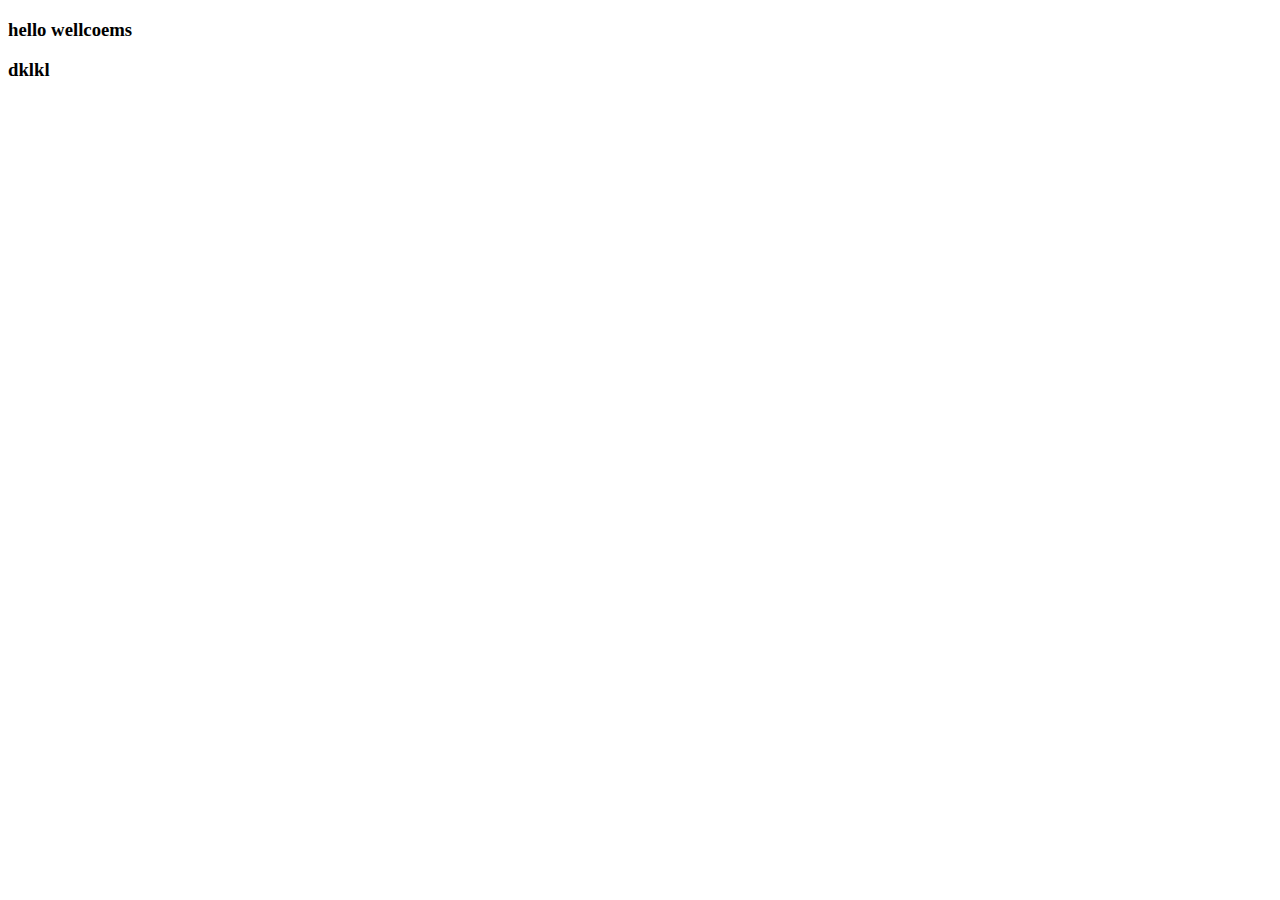
<file: mileston2/index.html>
<!DOCTYPE html>
<html lang="en">
<head>
    <meta charset="UTF-8">
    <meta name="viewport" content="width=device-width, initial-scale=1.0">
    <title>Document</title>
</head>
<body>
    <h3>hello wellcoems</h3>
    <h3>dklkl</h3>
</body>
</html>
</file>
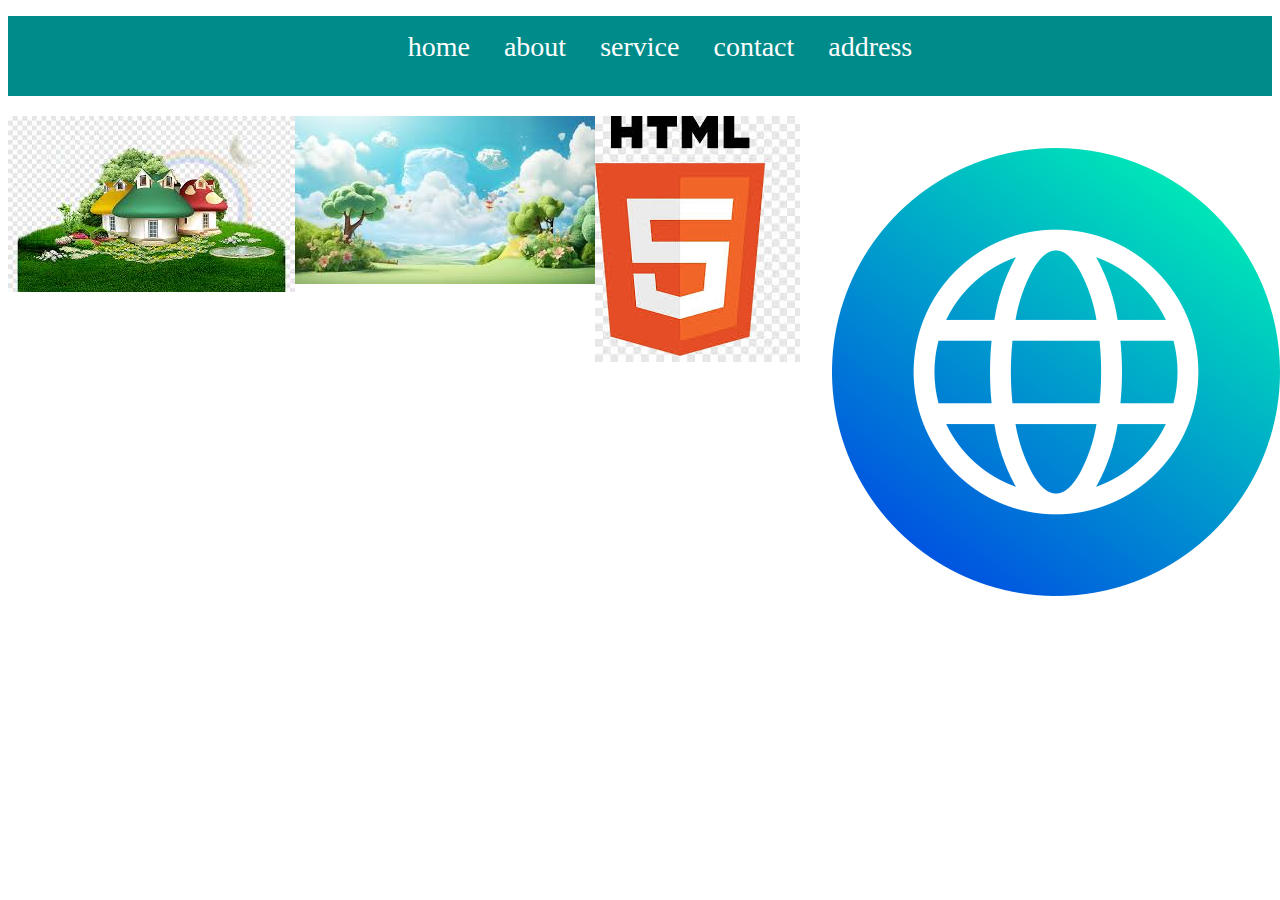
<file: mileston3/index.html>
<!DOCTYPE html>
<html lang="en">
<head>
    <meta charset="UTF-8">
    <meta name="viewport" content="width=device-width, initial-scale=1.0">
    <title>nwe- futur</title>
    <style>
        nav{
            background: darkcyan;
            width: 100%;
            height: 80px;
        }
        ul{
            list-style: none;
            text-align: center;
            align-content: center;
        }
        ul li{
            margin: 15px;
            display: inline-block;
        }
       li a{
        text-decoration: none;
        color: white;
        font-size: 28px;
       } 
       ul li:hover{
        background: tomato;
       }
       section{
        display: flex;
        margin-top: 20px;
        height: 200px;
       }
    </style>
</head>
<body>
<header>
    <nav>
        <ul>
            <li><a href="">home</a></li>
            <li><a href="">about</a></li>
            <li><a href="">service</a></li>
            <li><a href="">contact</a></li>
            <li><a href="">address</a></li>
        </ul>
    </nav>
    <section>
      <div class="child"><img src="/img/download (1).jpeg" alt=""></div>
      <div class="child"><img src="/img/download.jpeg" alt=""></div>
      <div class="child"><img src="/img/images.jpeg" alt=""></div>
      <div class="child"><img src="/img/scircle.png" alt=""></div>
    </section>
</header>
</body>
</html>
</file>
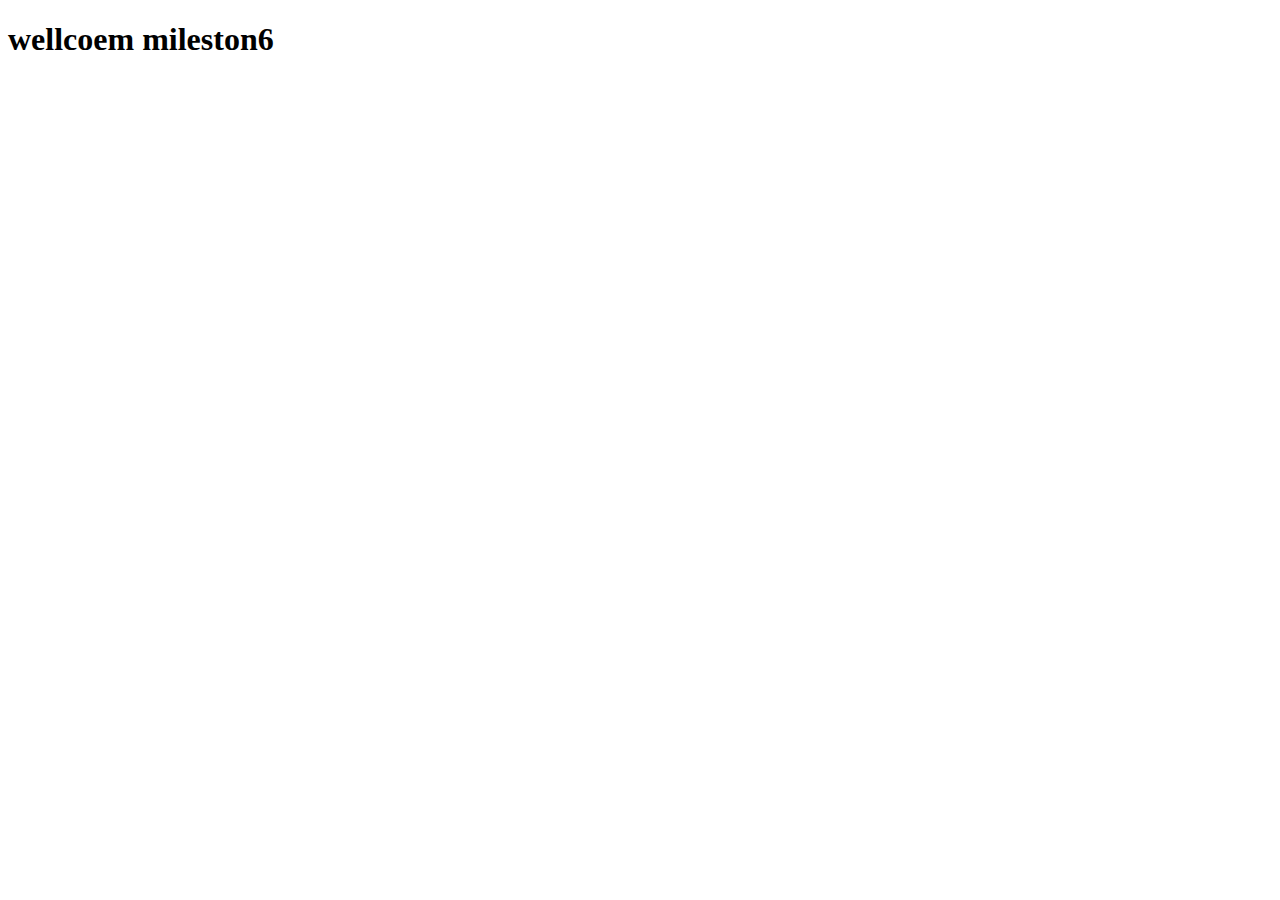
<file: mileston6/index.html>
<!DOCTYPE html>
<html lang="en">
<head>
    <meta charset="UTF-8">
    <meta name="viewport" content="width=device-width, initial-scale=1.0">
    <title>Document</title>
</head>
<body>
<h1>wellcoem mileston6</h1>
</body>
</html>
</file>
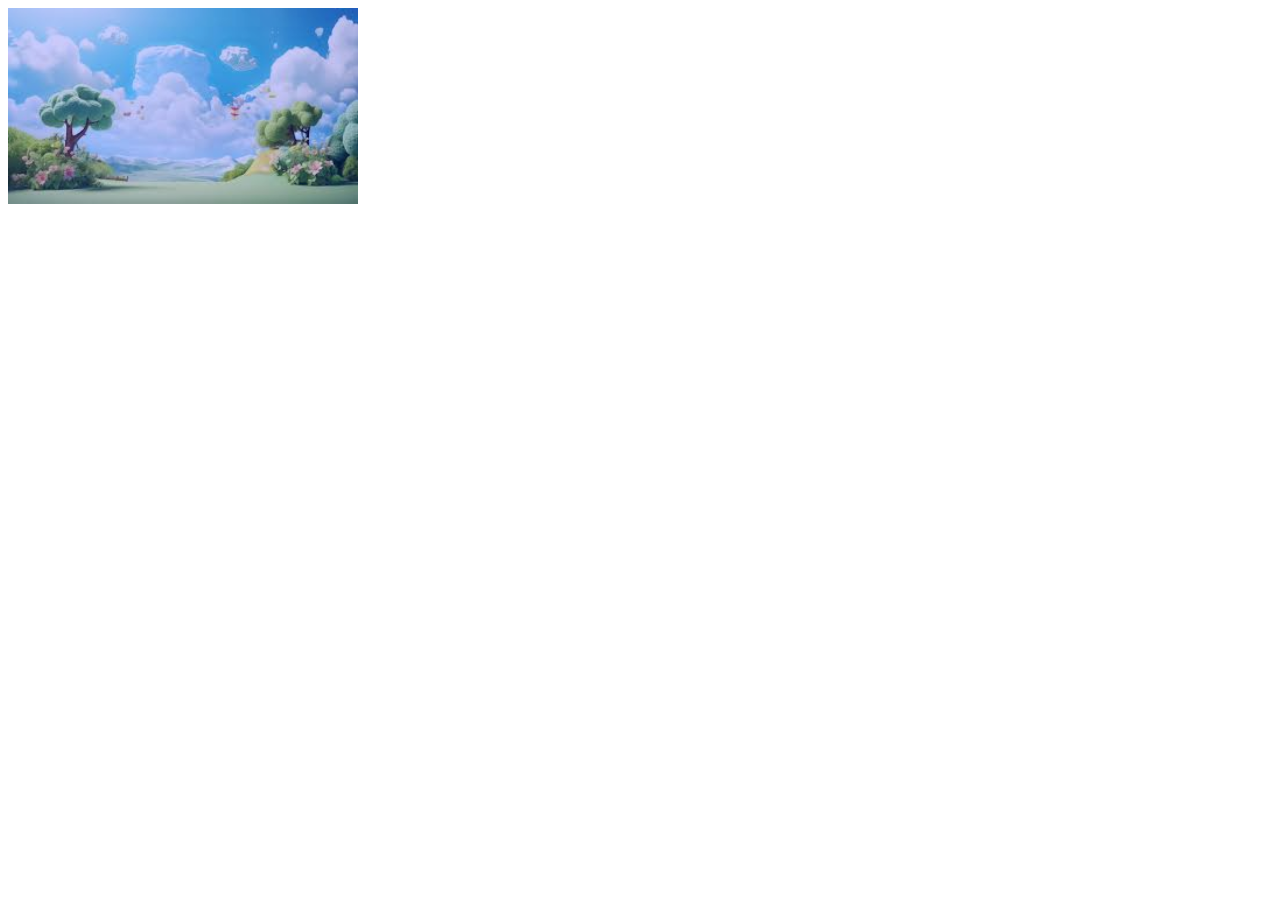
<file: hello.html>
<!DOCTYPE html>
<html lang="en">
<head>
    <meta charset="UTF-8">
    <meta name="viewport" content="width=device-width, initial-scale=1.0">
    <title>Document</title>
    <style>
        .parent{
            width: 350px;
            text-align: center;
            position: relative;
            overflow: hidden;
        }
        a{
            text-decoration: none;
            color: white;
            background: tomato;
            padding: 5px 10px;
            border-radius: 6px;
        }
        h2{
            font-size: 28px;
            color: antiquewhite;
        }
        img{
            display: block;
            width: 100%;
            height: 100%;
            z-index: 1;
            opacity: 0.8;
            transition: 0.8s;
        }
        .parent:hover img{
            transform: scale(1.2);
        }
        .inner-child{
            position: absolute;
            top: -500px;
            left: 0;
            height: 100%;
            display: block;
            z-index: 99;
            /* display: none; */
            transition: 1s;
    
        }
        .inner{
            contain: 'dfh';
            background: blue;
            position: absolute;
            width: 100%;
            height: 100%;
            top: 0;
           z-index: -1;
        }
        .parent:hover .inner-child{
            /* display: block; */
            top: 0;
        }
    </style>
</head>
<body>
    <div class="parent">
            <img src="img/download.jpeg" alt="">
         <div class="inner-child">   
        <h2>helo bangladesh</h2>
        <p>Lorem ipsum dolor sit amet consectetur adipisicing elit. Vel nostrum odit modi.</p>
        <a href="">subsciber</a></div>
       <div class="inner"></div>
    </div>
</body>
</html>
</file>
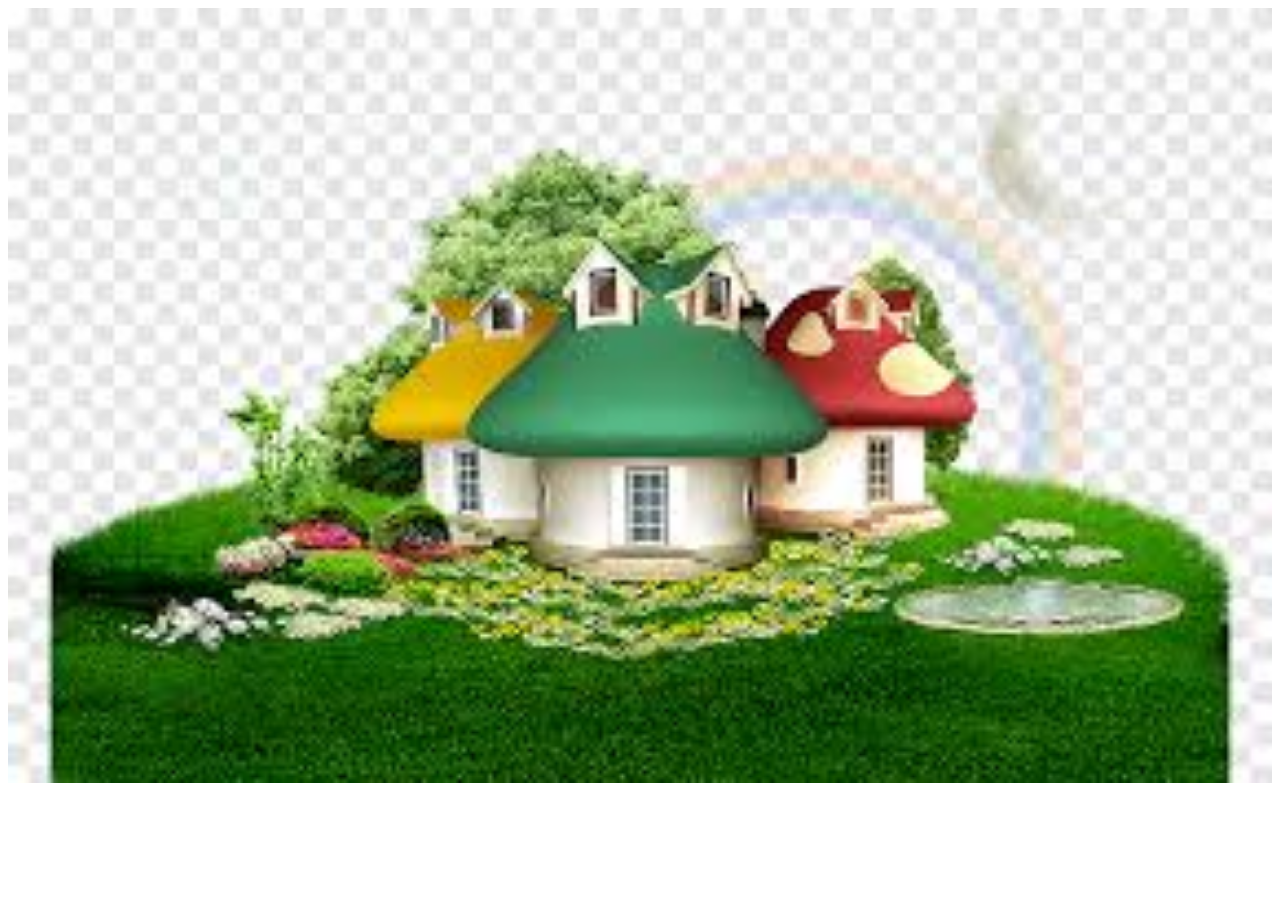
<file: home.html>
<!DOCTYPE html>
<html lang="en">
<head>
    <meta charset="UTF-8">
    <meta name="viewport" content="width=device-width, initial-scale=1.0">
    <title>Document</title>
</head>
<body>
<img src="img/download (1).jpeg" width="100%" height="100%" alt="">
</body>
</html>
</file>
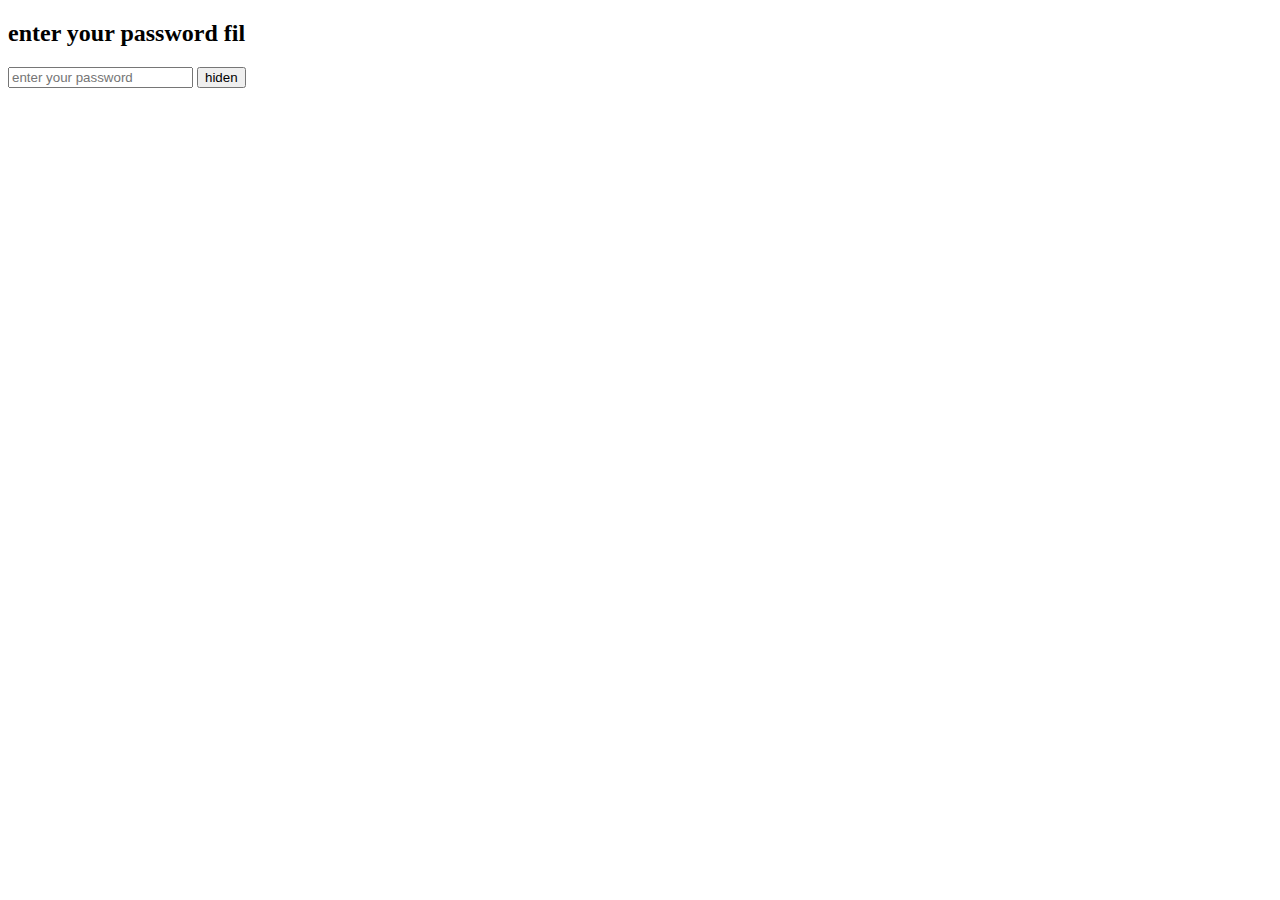
<file: mileston1/modul1.html>
<!DOCTYPE html>
<html lang="en">
<head>
  <meta charset="UTF-8">
  <meta name="viewport" content="width=device-width, initial-scale=1.0">
  <title>Document</title>
</head>
<body>
  <h2>enter your password fil</h2>
  <input type="password" id="about" placeholder="enter your password">
  
  <button onclick="showe()">hiden</button>
  <script>
    function showe(){
      var passFild=document.getElementById('about')
      const btn=event.target;
      if(passFild.type==='password'){
        passFild.type='text';

   btn.textContent = 'show';
     
      }
      else{
        passFild.type ='password'
      btn.textContent = 'show';
      }
    }
  </script>
</body>
</html>
</file>
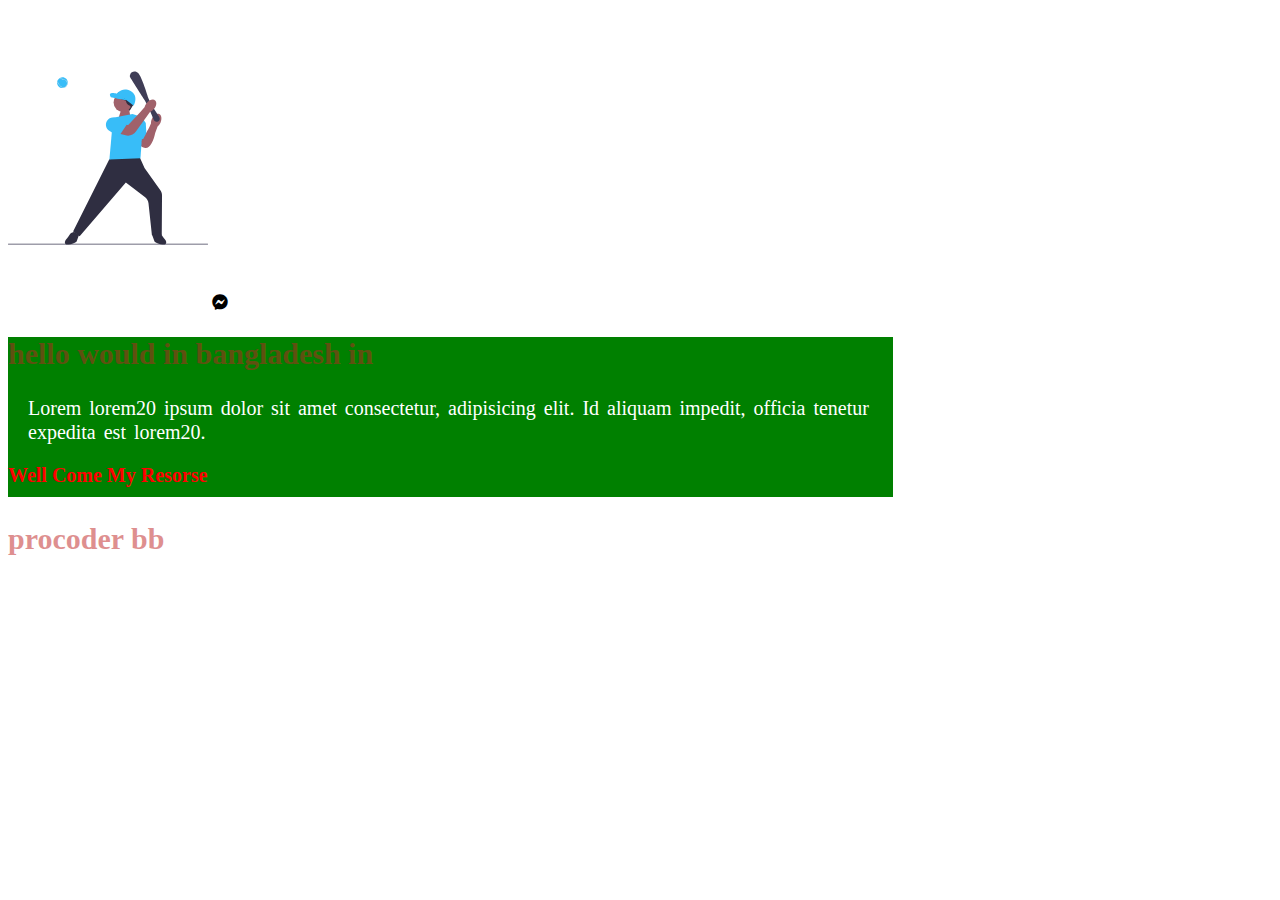
<file: mileston1/modul2.html>
<!DOCTYPE html>
<html lang="en">
<head>
  <meta charset="UTF-8">
  <meta name="viewport" content="width=device-width, initial-scale=1.0">
  <title>Document</title>
  <link rel="stylesheet" href="modul1.css">

<link rel="stylesheet" href="https://cdnjs.cloudflare.com/ajax/libs/font-awesome/6.7.2/css/all.min.css" integrity="sha512-Evv84Mr4kqVGRNSgIGL/F/aIDqQb7xQ2vcrdIwxfjThSH8CSR7PBEakCr51Ck+w+/U6swU2Im1vVX0SVk9ABhg==" crossorigin="anonymous" referrerpolicy="no-referrer" />



</head>

<body>

<img width="200px" height="300px" src="/img/home.svg" alt="">

<i class="fa-brands fa-facebook-messenger"></i>
<div class="coler">

  
  <h2>hello would in bangladesh in </h2>
  <p>Lorem lorem20 ipsum dolor sit amet consectetur, adipisicing elit. Id aliquam impedit, officia tenetur expedita est lorem20.</p>
  <h3>well come my resorse</h3>
</div>

<h2 class="pro">procoder bb</h2>
</body>
</html>
</file>
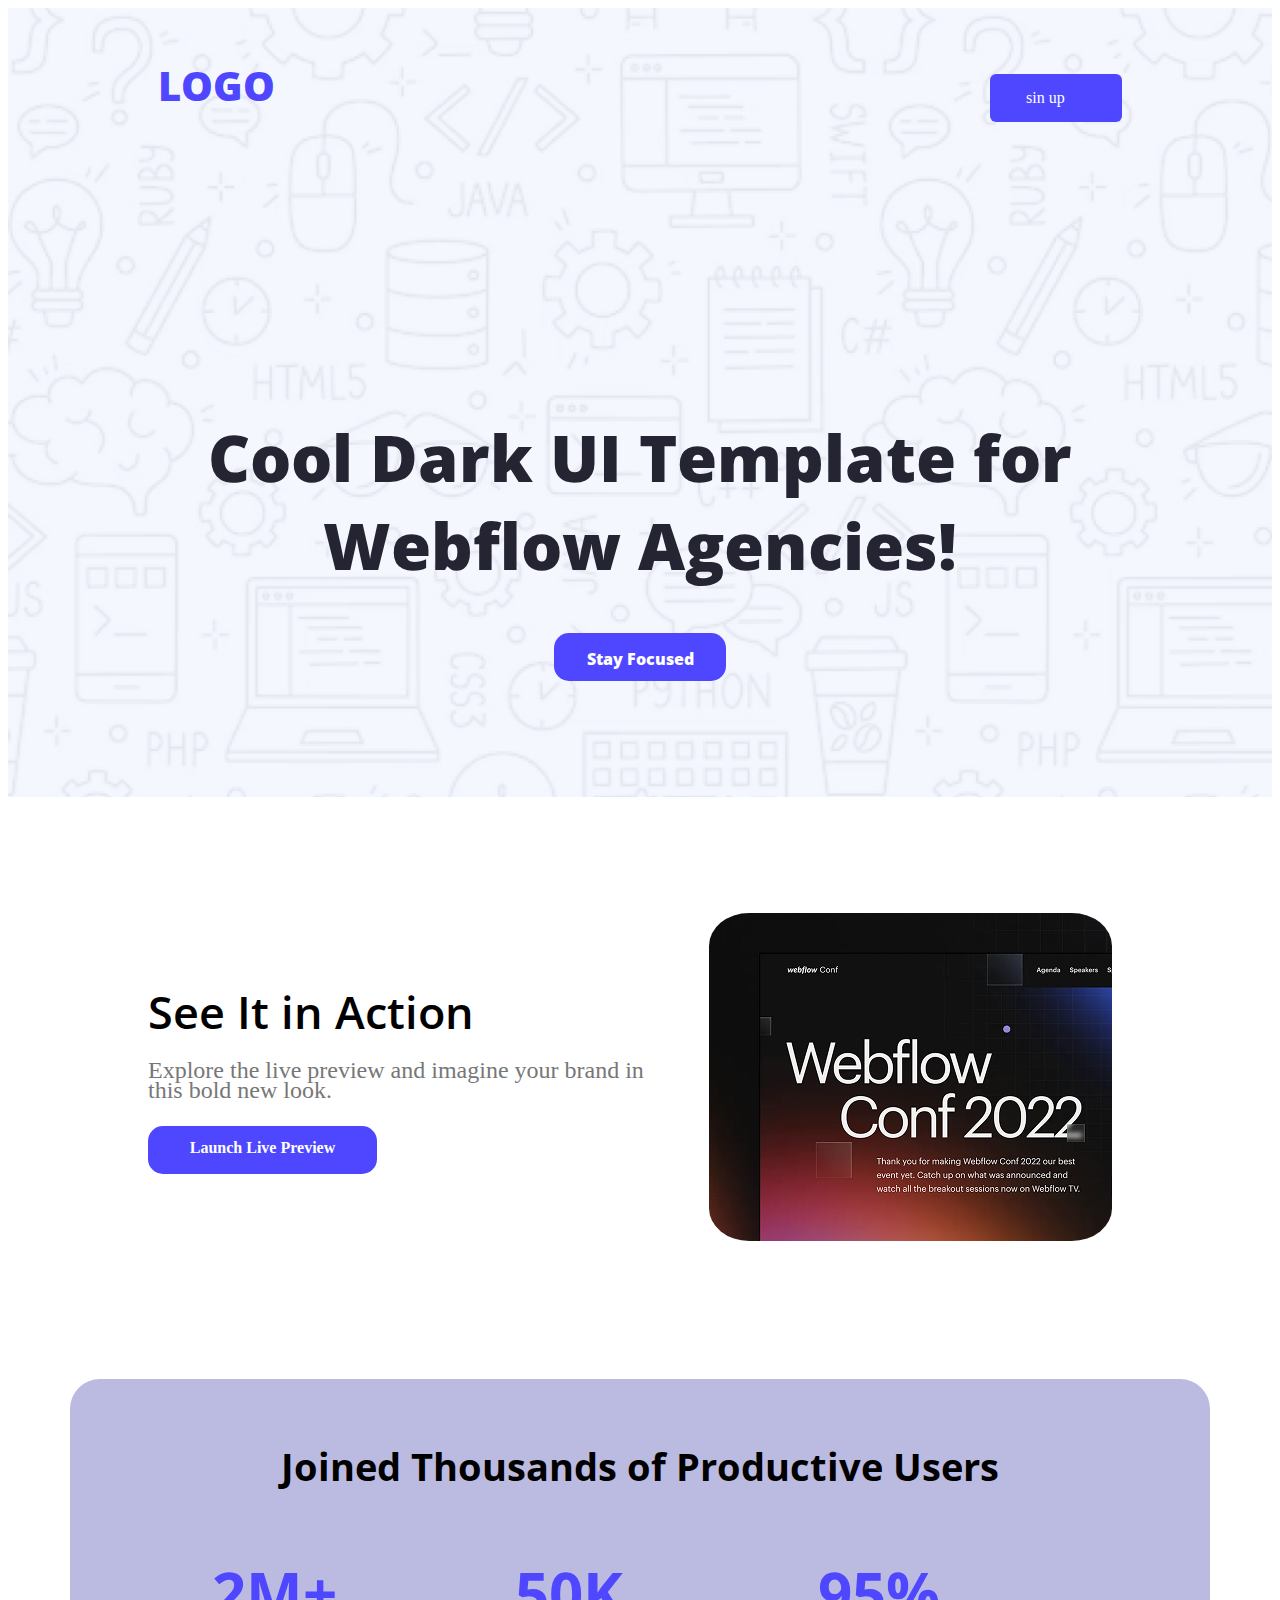
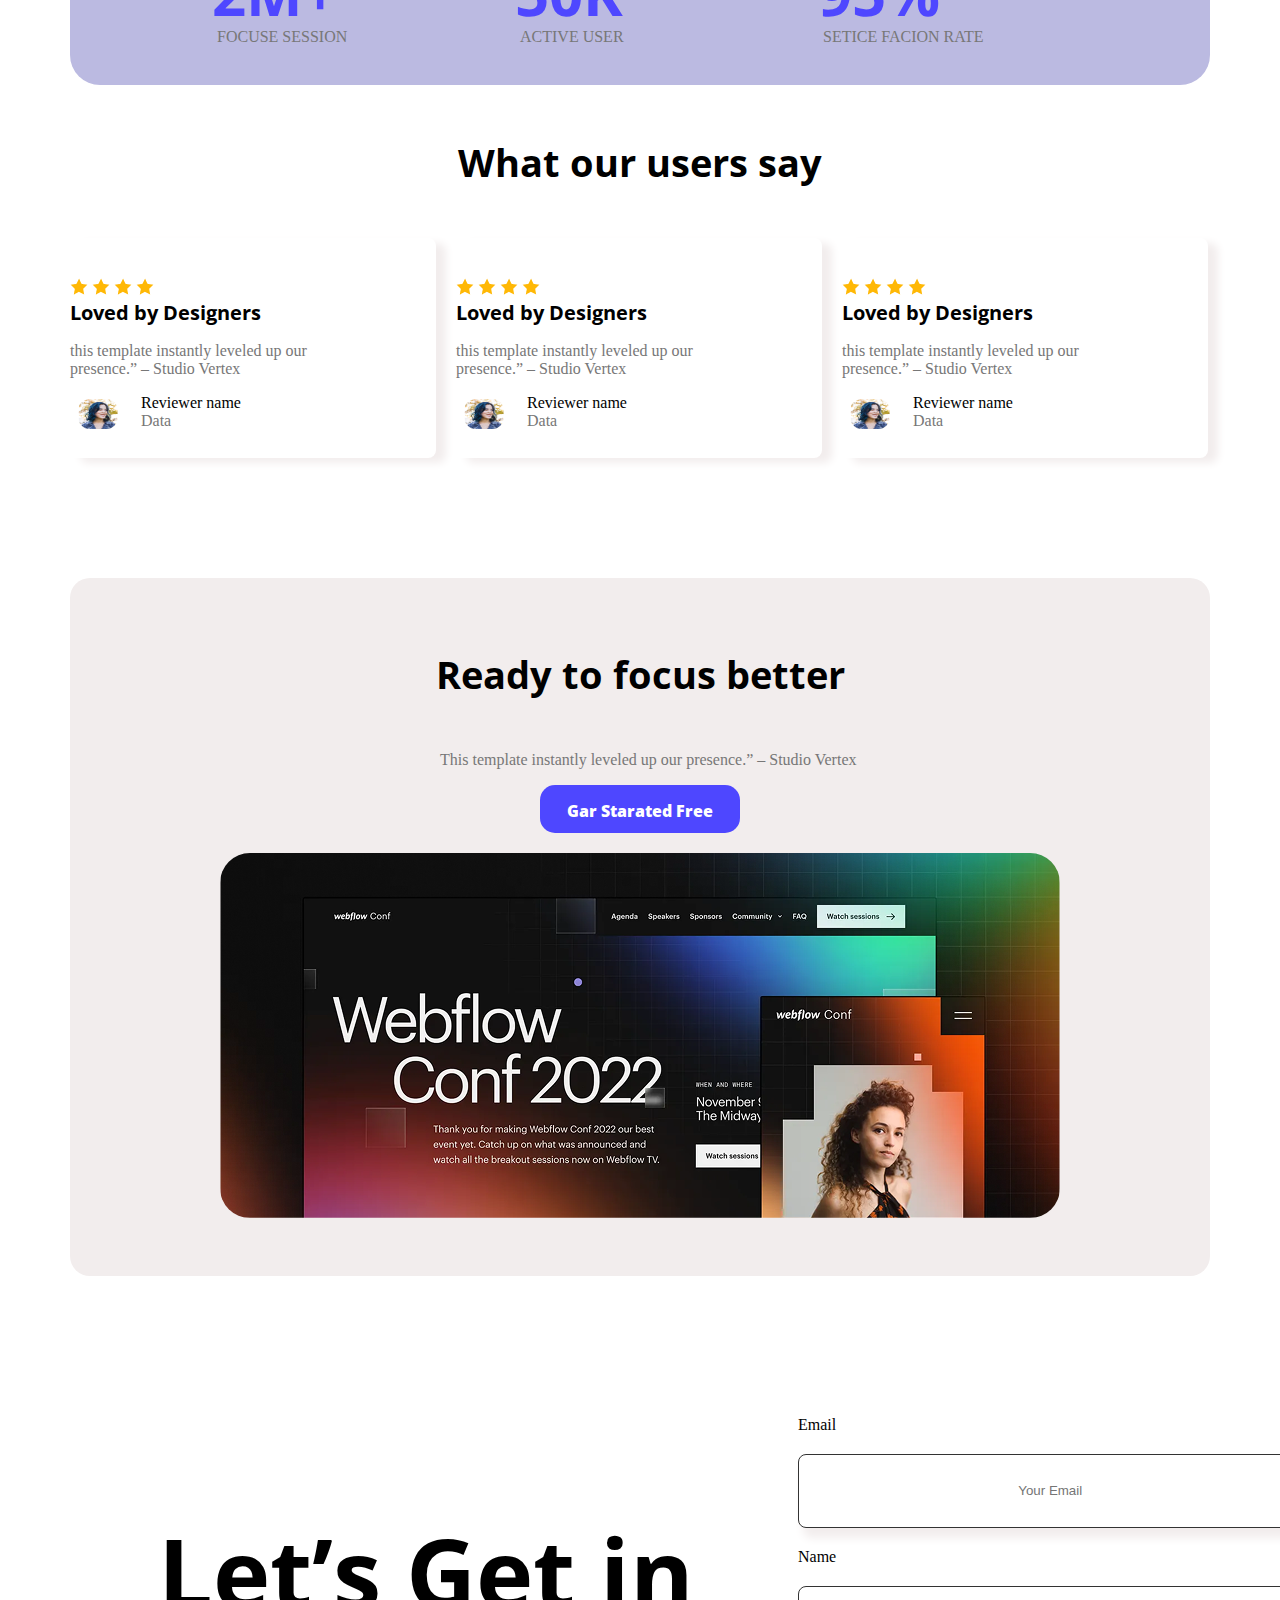
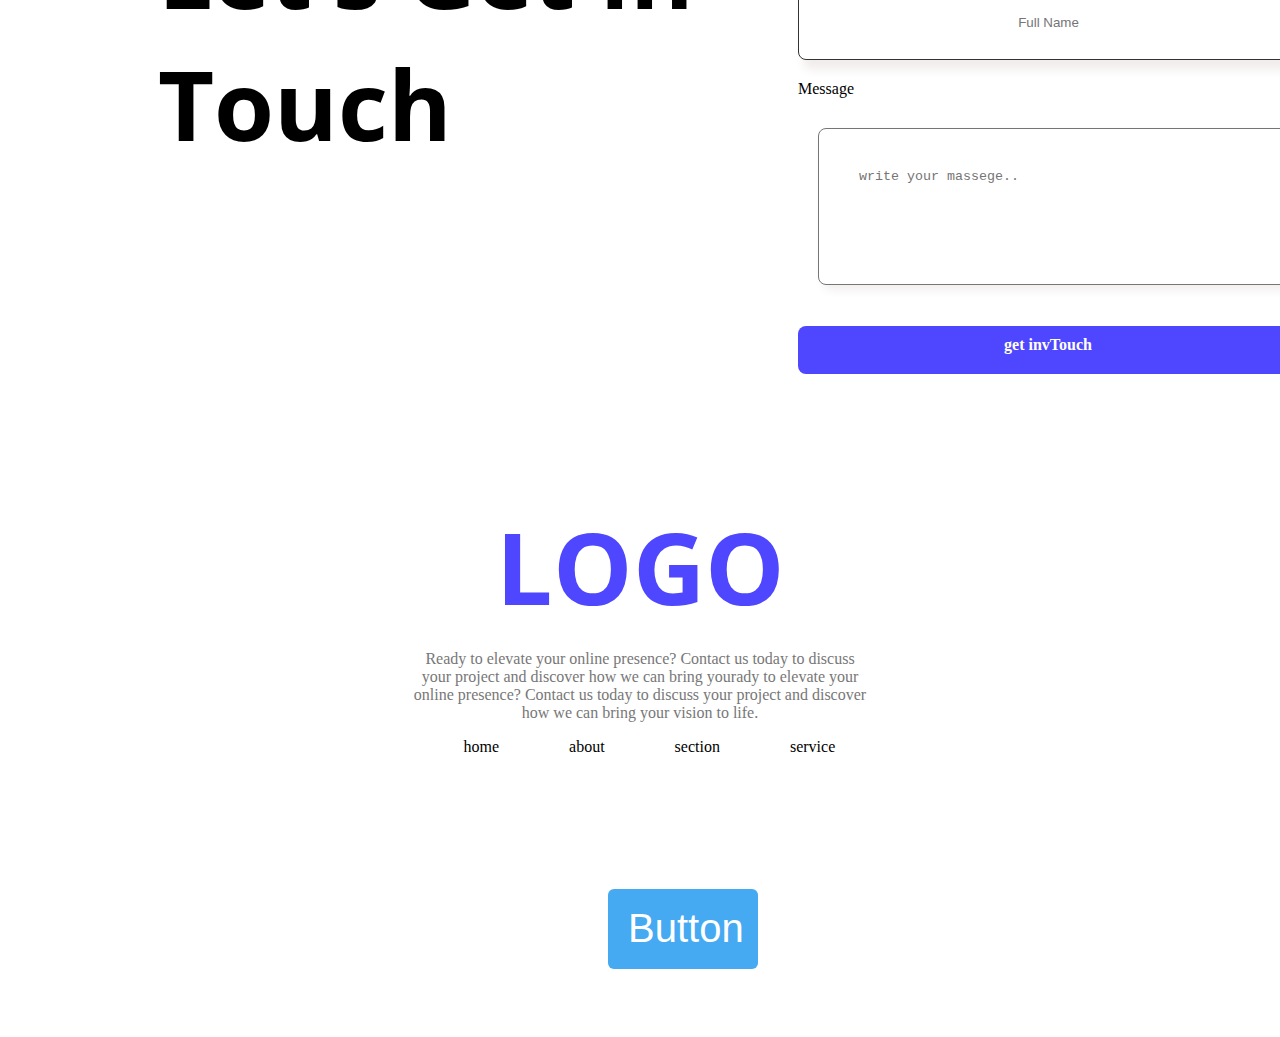
<file: newpro/inde.html>
<!DOCTYPE html>
<html lang="en">
<head>
    <meta charset="UTF-8">
    <meta name="viewport" content="width=device-width, initial-scale=1.0">
    <title>first-exam of first mileston</title>
    <link rel="stylesheet" href="style.css">
   <!-- google font -->
    <link rel="preconnect" href="https://fonts.googleapis.com">
<link rel="preconnect" href="https://fonts.gstatic.com" crossorigin>
<link href="https://fonts.googleapis.com/css2?family=Open+Sans:ital,wght@0,300..800;1,300..800&family=Roboto:ital,wght@0,100..900;1,100..900&display=swap" rel="stylesheet">
</head>
<body class=".open-sans-style">
              <!-- header-desing -->
   <header id="head"> 
       <nav>
         <h3>LOGO</h3>
           <ul><li> <a href="">sin up</a></li></ul>
          </nav>
              <!-- bannr-dising -->

       <div class="bannar">
           <h1>Cool Dark UI Template for Webflow Agencies!</h1>
         <h6 class="small">Stay Focused</h6>
      </div>     
 </header>
<main>
          <!-- section-1-dising -->
 <section class="parent">
      <div class="contain">
          <h2>See It in Action</h2>
          <p class="dark">Explore the live preview and imagine your brand in this bold new look.</p>
            <h5 class="about">Launch Live Preview</h5>
      </div>
      <img src="Assets/wc-mini.png" alt="" class="imgs">
   </section>
         <!-- section-2-dising -->
   <section class="desh">
      <h4>Joined Thousands of Productive Users</h4>
      <div class="elder">
         <div class="child">
            <h1 class="parent-child">2M+</h1>
             <p class="pop">focuse session</p>
          </div>
          <div class="child"><h1 class="parent-child">50K</h1>
          <p class="pop">active user</p>
          </div>
          <div class="child"><h1 class="parent-child">95%</h1>
            <p class="pop">setice facion rate</p>
         </div>
     </div>  
</section>
           <!-- section-3-desing -->
<section class="hover-service">
          <h4>What our users say</h4>
   <div class="old-contain">          
      <div class="mothe">
         <img src="Assets/icon-star.png" alt="">     
         <img src="Assets/icon-star.png" alt="">   
         <img src="Assets/icon-star.png" alt="">   
         <img src="Assets/icon-star.png" alt="">   
            <div class="picture">
               <b>Loved by Designers</b> <p class="goog">
                this template instantly leveled up our <br>presence.” – Studio Vertex</p>
            <div class="manu">
               <img  class="mama"  src="Assets/avatar.png" alt="" width="40px"
                    height="30px">
                      <div class="span"><span>Reviewer name</span><br><span class="item">Data</span></div>
                </div>
          </div>
       </div>
   <div class="mothe">
            <img src="Assets/icon-star.png" alt="">
            <img src="Assets/icon-star.png" alt="">
            <img src="Assets/icon-star.png" alt="">
            <img src="Assets/icon-star.png" alt="">
       <div class="picture">
         <b>Loved by Designers</b> <p class="goog">
            this template instantly leveled up our <br>presence.” – Studio Vertex</p>
          <div class="manu">
             <img  class="mama"  src="Assets/avatar.png" alt="" width="40px"
                    height="30px">
            <div class="span">
             <span>Reviewer name</span><br>
                    <span class="item">Data</span></div>
               </div>
         </div>
     </div>
      <div class="mothe">
            <img src="Assets/icon-star.png" alt="">
            <img src="Assets/icon-star.png" alt="">
            <img src="Assets/icon-star.png" alt="">
            <img src="Assets/icon-star.png" alt="">
         <div class="picture">
            <b>Loved by Designers</b> <p class="goog">
            this template instantly leveled up our <br>presence.” – Studio Vertex</p>
         <div class="manu">
          <img class="mama" src="Assets/avatar.png" alt="" width="40px"
                   height="30px">
            <div class="span"><span>Reviewer name</span><br>
                    <span class="item">Data</span></div>
            </div>
        </div>
      </div>
   </div>    
</section>  
              <!-- section-4-dising -->
<section class="contain-area">
            <h4>Ready to focus better</h4>
    <div class="position"><p>This template instantly leveled up our            presence.” –   Studio Vertex</p></div>
      <div class="small large">Gar Starated Free</div>
      <div class="shavi">
            <img class="namee" src="Assets/wc-big.png" alt="">
      </div>     
</section>

            <!-- sectop-5-desing -->
<section class="from">
     <div class="leftt">
         <div class="centtar"><h4>Let’s Get in <br> Touch</h4></div>
         </div>
     <div class="right">
         <form action="">
            <label for="">email</label>
            <input type="email" name="email" id="" placeholder=" your email">
            <label for="">Name</label>
            <input type="text" name="name" id="" placeholder="full name">
            <label for=""> message</label>
            <textarea name="text" id="area" rows="5" placeholder="write your massege.."></textarea>
         </form>
         <div class=" small2"><H6>get invTouch</H6></div>
      </div>
   </section>
</main>
               <!-- footer-area-desing -->
<footer>
      <div class="foot">
         <h1>LOGO</h1>
         <p class="only">Ready to elevate your online presence? Contact us today to discuss your project and discover how we can bring yourady to elevate your online presence? Contact us today to discuss your project and discover how we can bring your vision to life.</p>
         <div class="sad">
            <div class="user"><a href="">home</a></div>
            <div class="user"><a href="">about</a></div>
            <div class="user"><a href="">section</a></div>
            <div class="user"><a href="">service</a></div>
         </div>
      </div>
   </footer>
     <div class="banana">
        <button id="apple">Button</button>
     </div>
</body>
</html>
</file>
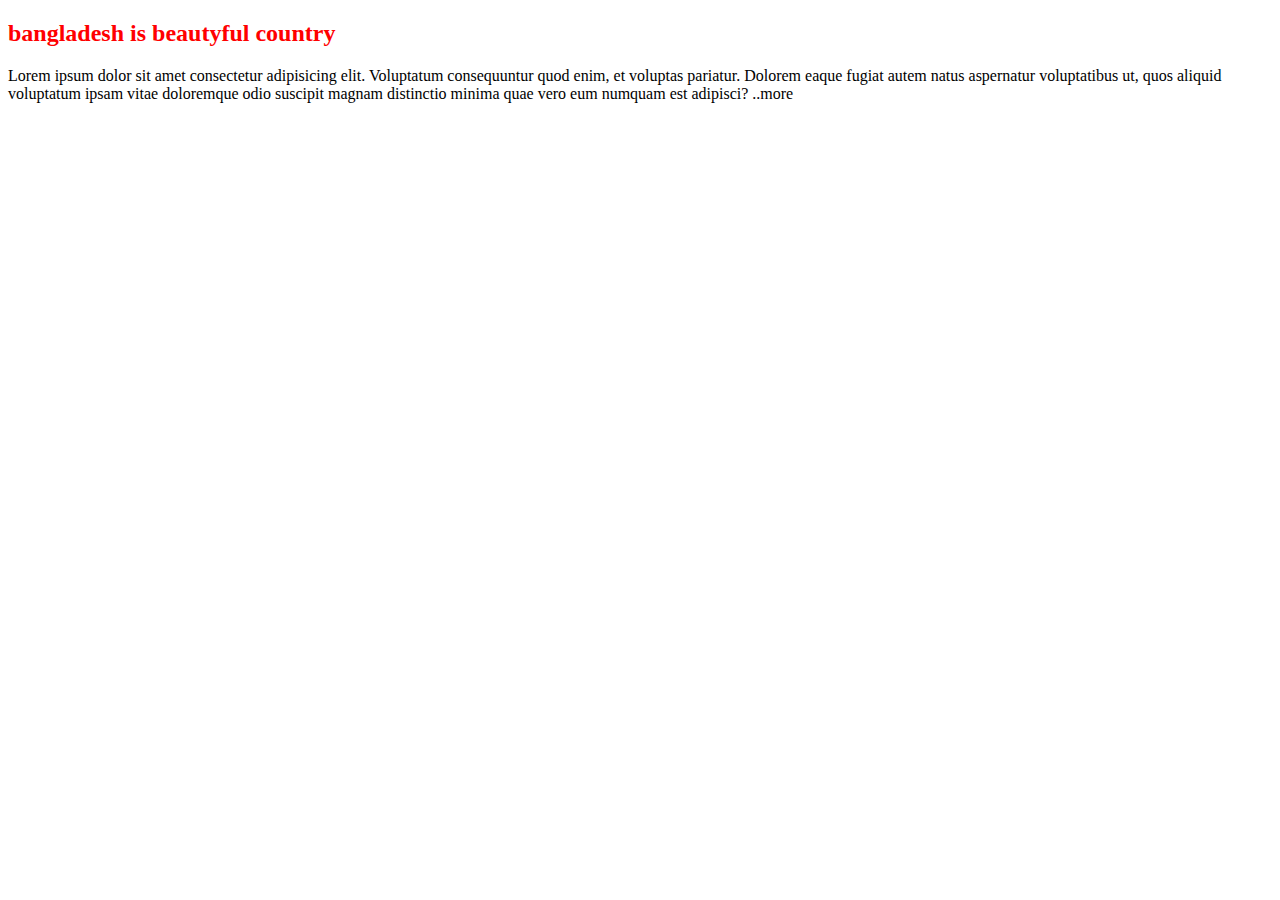
<file: other-practoce/input.html>
<!DOCTYPE html>
<html lang="en">
<head>
  <meta charset="UTF-8">
  <meta name="viewport" content="width=device-width, initial-scale=1.0">
  <title>Document</title>
  <style>
    #about{
      display: none;
    }
    .home{
      cursor: pointer;
    }
  </style>
</head>
<body>

  <h2 id="btn">bangladesh is beautyful country </h2>
  <p>Lorem ipsum dolor sit amet consectetur adipisicing elit. Voluptatum consequuntur quod enim, et voluptas pariatur. Dolorem eaque fugiat autem natus aspernatur voluptatibus ut, quos aliquid voluptatum ipsam vitae doloremque odio suscipit magnam distinctio minima quae vero eum numquam est adipisci? <span id="about">Et eaque dolorum fuga quia qui ipsa voluptate. Ratione temporibus sequi tempore dolores mollitia corrupti vero consequuntur similique, vitae incidunt pariatur quaerat sunt nisi doloremque repellendus totam nulla quis voluptatibus. Facilis delectus fugit nesciunt pariatur earum laudantium distinctio dicta nemo.</span> <span onclick="showe()" class="home">..more</span>
  </p>
  <script>
document.getElementById('btn').style.color='red';

    function showe(){
      document.getElementById('about').style.display="inline";
      document.querySelector('.home').style.display="none";
    }

  </script>
</body>
</html>
</file>
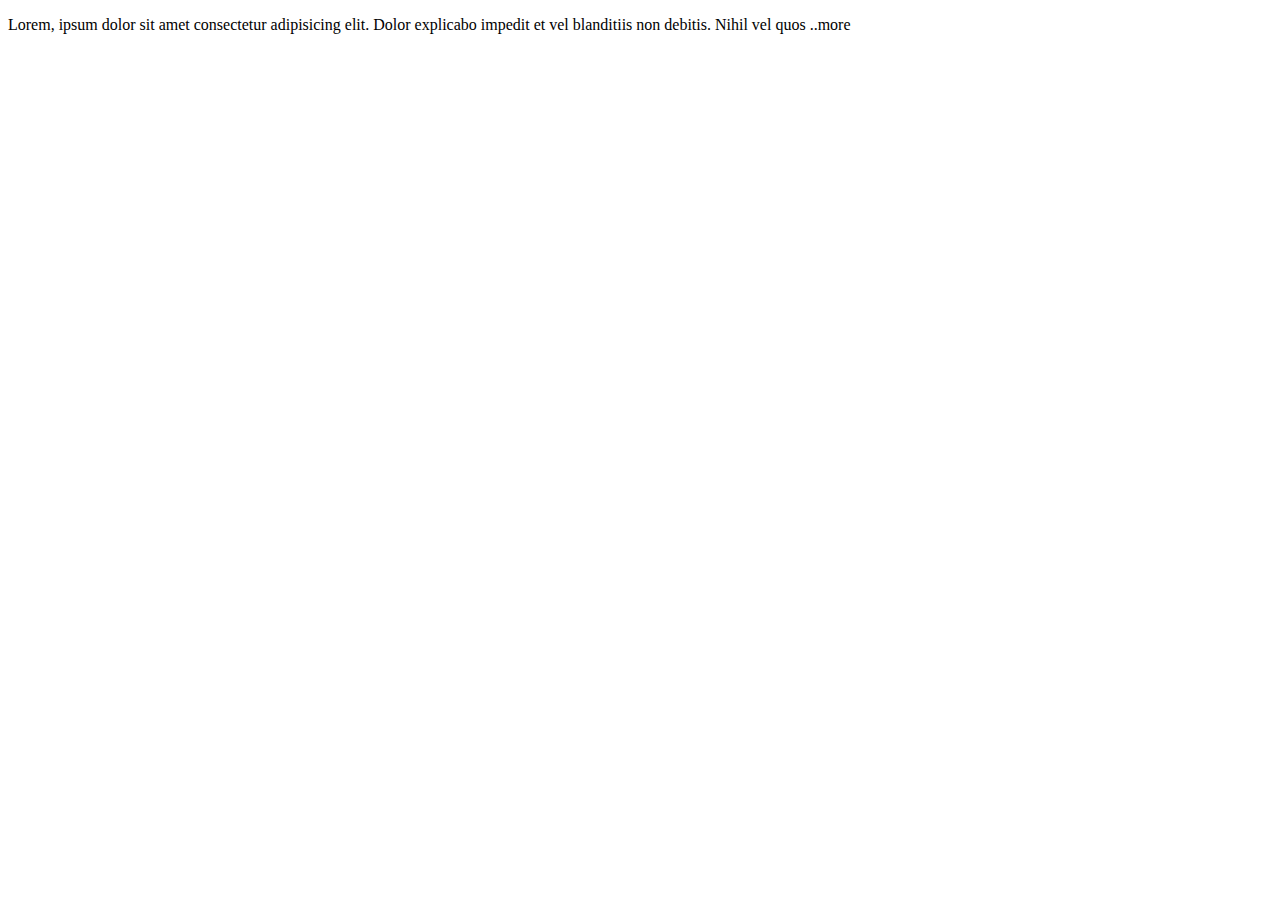
<file: other-practoce/more-tex.html>
<!DOCTYPE html>
<html lang="en">
<head>
    <meta charset="UTF-8">
    <meta name="viewport" content="width=device-width, initial-scale=1.0">
    <title>Document</title>
<style>
    #about{
        display: none;
    }
    .home{
        cursor: pointer;
    }
</style>
</head>
<body>
    <p>Lorem, ipsum dolor sit amet consectetur adipisicing elit. Dolor explicabo impedit et vel blanditiis non debitis. Nihil vel quos <span id="about">corrupti deleniti quod. Voluptate, reiciendis natus ea at voluptatibus aperiam labore non dolorum neque porro culpa enim. Quod dicta rerum tempora quas ea, voluptate labore repellat molestias dolores aspernatur error numquam ullam doloribus nesciunt cum amet omnis facere laudantium! Perspiciatis quasi quam soluta tempore magnam ipsum deserunt, provident mollitia illum fugit voluptatem, dignissimos tenetur? Saepe dolorem iste deserunt id a neque</span>
        <span class="home" onclick="showe()">..more</span>
    </p>

    <script>
        function showe(){
            document.getElementById('about').style.display= "inline";
            document.querySelector('.home').style.display='none'
        }
    </script>
</body>
</html>
</file>
<file: mileston1/modul1.css>
h2{
    font-size: 30px;
    color: rgb(190, 32, 32,0.5);
  
}
p{
   color: white;
   font-size: 20px;
  justify-content: center;padding-left: 20px;
  justify-content: right;
  line-height: 24px;
  word-spacing: 3px;
}
.coler{
max-width: 70%;
background: green;
   
   
}
h3{
    font-size: 20px;
    color: red;
    padding-bottom: 10px;
   text-transform:capitalize;
}
</file>
<file: newpro/style.css>
.open-sans-style{
  font-family: "Open Sans", sans-serif;
  font-optical-sizing: auto;
  font-weight: 500;
  font-style: normal;
}
 /* roboto -font */
 
.roboto-style{
  font-family: "Roboto", sans-serif;
  font-optical-sizing: auto;
  font-weight: 800;
  font-style: normal;
  
}

*body{
  margin: 0;
  padding: 0;
}
  /* header-area-desing */
  #head{
    background-image:url(Assets/Hero-bg.png);
    background-repeat: no-repeat;
    background-size: cover;
    width: 100%;
    height: 789px;
    margin-top: 0;
  }

 nav{
    display: flex;
    justify-content: space-between;
    align-content: center;
    /* margin: 150PX 50PX; */
 }  
nav h3{
    color: #4E47FF;
    font-size: 40px;
     font-family: "Open Sans", sans-serif;
     font-weight: 800;
     /* font-family: "Roboto", sans-serif; */
      margin-top: 50px;
      margin-left: 150px;
}
ul{
  list-style: none;
   margin-right: 150px;
  margin-top: 50px;
  align-content: center;
}
ul li{
  display: inline-block;
  align-content: center;
    background: #4E47FF;
    border-radius: 6px;
    width: 132px;
    height: 48px;
    padding: 12px 36px;
    box-sizing: border-box;
    transition: 1s;
  }
  ul li:hover{
    cursor: pointer;
    background: darkblue;
  }
  a{
    text-decoration: none;
    font-size: 16px;
    color: #ffffFF;
} 
          /* bannar-desin */
 .bannar{
  width: 905px;
  height: 300px;
  margin: 260px auto 172px auto;
  /* border: 1px solid red */
 }         
 h1{
  font-size: 65px;
  font-weight: bold;
  color: #252432;
  text-align: center;
    font-family: "Open Sans", sans-serif;
    font-weight: 800;
  }
  .small{
    box-sizing: border-box;
    margin: auto auto;
    text-align: center;
    background: #4E47FF;
    color: #ffffFF;
    width: 172px;
    height: 48px;
    font-size: 16px;
    font-family: "Open Sans", sans-serif;
    font-weight: 900;
    padding-top: 15px;
    border-radius: 15px;
    /* padding: 15px 50PX; */
    transition: 1s;
}
.small:hover{
  cursor: pointer;
  background: blueviolet;
}
               /* section-1-desing */
.parent{
  height: 328px;
  margin: 116px 160px 116px 140px;
  /* border:  1px solid salmon; */
  display: flex;
  justify-content: space-between;
  /* border: 1px solid blue; */

}
.contain{
  width: 517px;
  height: 220px;
  margin: 52px 0 52px 0px;
  /* border: 1px solid blue; */
  line-height: 20px;
  text-align: left;
}
h2{
  font-size: 45px;
  font-weight: 600;
   font-family: "Open Sans", sans-serif;
}
.dark{
color:#777777;
font-size: 24px;
}
.about{
background: #4E47FF;
    color: #ffffFF;
    width: 229px;
    height: 48px;
    padding: auto 10px auto 10px;
    font-size: 16px;
    font-weight: bold;
    padding-top: 12px;
    border-radius: 15px;
    text-align: center;
    box-sizing: border-box;
    transition: 1.5s;
}
.about:hover{
  background: darkblue;
  cursor: pointer;
}
.imgs{
  width: 403px;
  height: 328px;
  border-radius: 10%;
}        
          /* section arra-2 */
  .desh{
    width: 1140px;
    height: 306px;
    margin: 138px auto auto auto;
    background: #bbbae1;
    border-radius: 30px;
    padding-top: 10px;
    box-sizing: border-box;
  }
 h4{
  font-size: 38px;
  font-weight: bold;
  color: black;
  text-align: center;
   font-family: "Open Sans", sans-serif;
     font-weight: 700;
 } 
     /* section-2-deisng */
 .elder{
  width: 856px;
  height: 121px;
  margin: 0 auto;
  display: flex;
  justify-content: space-between;
 }
 .child{
height: 121px;
width: 250px;
/* border: 1px solid red; */
box-sizing: border-box;
padding-bottom: 5px;
position: relative;

 }
 .parent-child{
  position: absolute;
  margin-top: 10px;
  font-size: 60px;
   font-family: "Open Sans", sans-serif;
  font-weight: 700;
  color: #4E47FF;
  transition: 1.8s;
  
 }
 .parent-child:hover{
  cursor: pointer;
  background: rgb(66, 66, 190);
 }
 .pop{
  text-transform: uppercase;
  position: absolute;
  bottom: 1px;
  left: 5px;
 }
      /* section-3-desing== */
 .hover-service{
  height: 342px;
  width: 1140px;
  margin: 0 auto;
  background: #ffffFF;
 }
 .old-contain{
  display: flex;
  gap: 20px;
 }
 .mothe{
  padding-top: 40px auto auto 0;
  box-sizing: border-box;
height: 220px;
width: 366px;
box-shadow: 10px 5px 8px #F2EDED;
border-radius: 8px;
/* border: 1px solid red; */
padding-top: 40px;
 }
 b{
  font-size: 20px;
     font-weight: 700;
   font-family: "Open Sans", sans-serif;
 }
 .pop{
   color: #777777;
   
  }
  p{
   color: #777777;

 }
 .item{
  color: #777777;
 }
 .goog{
  color: #777777;
 }
 .span{
  display: inline;
  /* color: #4E47FF; */
  margin-left: 15px;
 }
 .manu{
  display: flex;
  width: 318px;
  height: 46px;
  
 }
 .mama{
  border-radius: 7px;
  display: block;
 border-radius: 12px;
 margin: 5px 8px;


 }
     /* <section-5-desig */
 .contain-area{
  width: 1140px;
  height: 698px;
  margin: 100px auto;
  background: #F2EDED;
  box-sizing: border-box;
  padding-top: 20px;
  border-radius: 20px;

 }
 .position{
  align-items: center;
  /* margin: 10px auto; */
  margin-left: 370px;
 }
 .large{
  width: 200px;
 }
 .shavi{
  width: 840px;
  height: 360px;
  margin: auto 150px;
}
.namee{
   border-radius: 30px;
   margin-top: 20px;

  
 }
             /* footer-area-desing*/
 .from{
  width: 1140px;
  height: 632px;
  display: flex;
  margin: 56px 150px 10px 150px;
  /* border: 1px solid blue; */
  
 }
 .left{
width: 600px;
height: 100%;
background: tomato;
 }
 .leftt .centtar{
width: 528;
height: 232px;
  /* border: 1px solid blue; */
  margin-top: 80px;
  text-align: left;

 }
 .centtar>h4{
  font-size: 97px;
  font-weight: bold;
  text-align: left;
 }
 .right{
  height: 590px;
  width: 500px;
  margin: 40px 0 auto auto;
  /* border: 1px solid blue; */

 }
 input{
  background: #ffffFF;
  box-shadow: 5px 10px 10px #F2EDED;
  width: 99%;
  height: 70px;
  text-align: center;
  border-radius: 8px;
  border: 1px solid #333333;

}

textarea{
  
  /* border: 1px solid #ffffFF; */
  box-shadow: 5px 5px 10px #F2EDED;
  background: #ffffFF;
  border-radius: 8px;
  width: 99%;
  margin-left: 20px;
 margin-top: 10px;
 }
 #area{
  padding: 40px;
  box-sizing: border-box;
 }
 label, input{
  display: block;
  margin-bottom: 20px;
  text-transform: capitalize;
 }
 .small2{
  box-sizing: border-box;
    margin: auto auto;
    text-align: center;
    background: #4E47FF;
    color: #ffffFF;
  height: 48px;
  border-radius: 8px;
  transition: 1.5s;
  
}
.small2:hover{
  cursor: pointer;
  background: darkblue;
}
.small2>h6{
   font-size: 16px;
  padding-top: 010px;
  box-sizing: border-box;
 }
         /* footer-area */
   .foot{
    width: 453px;
    height: 241px;
    /* margin: 104px 455px 103px 154; */
    margin: 90px auto;
  /* border: 1px solid blue; */

   }
   
   .foot>h1{
    margin: 5px;
    font-size: 100px;
    font-weight: bold;
    color: #4E47FF;
     font-family: "Open Sans", sans-serif;
     font-weight: 700;
   }
   .only{
    text-align: center;
   }
   .sad{
    display: flex;
    text-align: center;
    gap: 20px;
    text-indent: 50px;
   }
   .user{
    text-align: center;
    cursor: pointer;
   }
.user>a{
  color: black;
}
   .banana{
    width: 100%;
    height: 200px;
  
   }

 #apple{
  text-align: center;
  color: red;
  margin: 60px 600px;
  font-size: 40px;
  padding: 6px 20px;
  background: #45aaf2;
  color: #ffffFF;
  transition: 2s;
  width: 150px;
  height: 80px;
  border: 1px #ffffFF;
  border-radius: 6px;
}
#apple:hover{
  color: #333333;
   background: #fbc531;
    width: 160px;
  height: 85px;
   cursor: pointer;
 }
</file>
